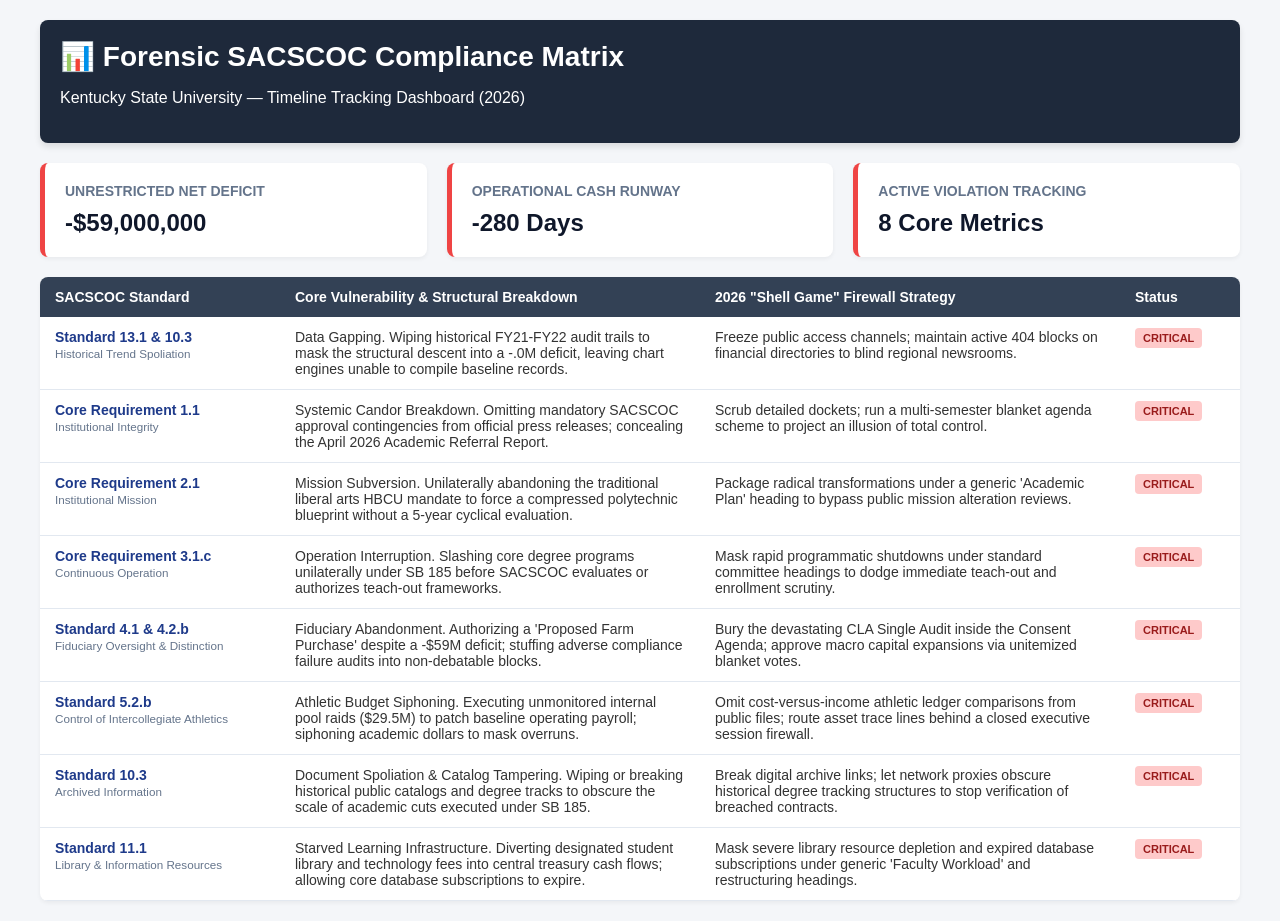
<file: dashboard.html>
<!DOCTYPE html>
<html lang="en">
<head>
    <meta charset="UTF-8">
    <meta name="viewport" content="width=device-width, initial-scale=1.0">
    <title>Forensic SACSCOC Compliance Matrix</title>
    <style>
        body { font-family: -apple-system, BlinkMacSystemFont, "Segoe UI", Roboto, Helvetica, Arial, sans-serif; background-color: #f4f6f9; color: #333; margin: 0; padding: 20px; }
        .container { max-width: 1200px; margin: 0 auto; }
        .header { background-color: #1e293b; color: #fff; padding: 20px; border-radius: 8px; margin-bottom: 20px; box-shadow: 0 4px 6px rgba(0,0,0,0.1); }
        .header h1 { margin: 0; font-size: 28px; }
        .stats-grid { display: grid; grid-template-columns: repeat(auto-fit, minmax(250px, 1fr)); gap: 20px; margin-bottom: 20px; }
        .stat-card { background: #fff; padding: 20px; border-radius: 8px; box-shadow: 0 2px 4px rgba(0,0,0,0.05); border-left: 5px solid #ef4444; }
        .stat-card h3 { margin: 0 0 10px 0; color: #64748b; font-size: 14px; text-transform: uppercase; }
        .stat-card p { margin: 0; font-size: 24px; font-weight: bold; color: #0f172a; }
        .matrix-table { width: 100%; border-collapse: collapse; background: #fff; border-radius: 8px; overflow: hidden; box-shadow: 0 2px 4px rgba(0,0,0,0.05); }
        .matrix-table th { background-color: #334155; color: #fff; text-align: left; padding: 12px 15px; font-size: 14px; }
        .matrix-table td { padding: 12px 15px; border-bottom: 1px solid #e2e8f0; font-size: 14px; vertical-align: top; }
        .matrix-table tr:hover { background-color: #f8fafc; }
        .badge { background-color: #fecaca; color: #991b1b; padding: 4px 8px; border-radius: 4px; font-weight: bold; font-size: 11px; }
        .code { font-weight: bold; color: #1e3a8a; }
    </style>
</head>
<body>
    <div class="container">
        <div class="header">
            <h1>📊 Forensic SACSCOC Compliance Matrix</h1>
            <p>Kentucky State University — Timeline Tracking Dashboard (2026)</p>
        </div>
        
        <div class="stats-grid">
            <div class="stat-card">
                <h3>Unrestricted Net Deficit</h3>
                <p>-$59,000,000</p>
            </div>
            <div class="stat-card">
                <h3>Operational Cash Runway</h3>
                <p>-280 Days</p>
            </div>
            <div class="stat-card">
                <h3>Active Violation Tracking</h3>
                <p>8 Core Metrics</p>
            </div>
        </div>

        <table class="matrix-table">
            <thead>
                <tr>
                    <th width="20%">SACSCOC Standard</th>
                    <th width="35%">Core Vulnerability & Structural Breakdown</th>
                    <th width="35%">2026 "Shell Game" Firewall Strategy</th>
                    <th width="10%">Status</th>
                </tr>
            </thead>
            <tbody>
                <tr>
                    <td><span class="code">Standard 13.1 & 10.3</span><br><small style="color:#64748b;">Historical Trend Spoliation</small></td>
                    <td>Data Gapping. Wiping historical FY21-FY22 audit trails to mask the structural descent into a -.0M deficit, leaving chart engines unable to compile baseline records.</td>
                    <td>Freeze public access channels; maintain active 404 blocks on financial directories to blind regional newsrooms.</td>
                    <td><span class="badge">CRITICAL</span></td>
                </tr>
                <tr>
                    <td><span class="code">Core Requirement 1.1</span><br><small style="color:#64748b;">Institutional Integrity</small></td>
                    <td>Systemic Candor Breakdown. Omitting mandatory SACSCOC approval contingencies from official press releases; concealing the April 2026 Academic Referral Report.</td>
                    <td>Scrub detailed dockets; run a multi-semester blanket agenda scheme to project an illusion of total control.</td>
                    <td><span class="badge">CRITICAL</span></td>
                </tr>
                <tr>
                    <td><span class="code">Core Requirement 2.1</span><br><small style="color:#64748b;">Institutional Mission</small></td>
                    <td>Mission Subversion. Unilaterally abandoning the traditional liberal arts HBCU mandate to force a compressed polytechnic blueprint without a 5-year cyclical evaluation.</td>
                    <td>Package radical transformations under a generic 'Academic Plan' heading to bypass public mission alteration reviews.</td>
                    <td><span class="badge">CRITICAL</span></td>
                </tr>
                <tr>
                    <td><span class="code">Core Requirement 3.1.c</span><br><small style="color:#64748b;">Continuous Operation</small></td>
                    <td>Operation Interruption. Slashing core degree programs unilaterally under SB 185 before SACSCOC evaluates or authorizes teach-out frameworks.</td>
                    <td>Mask rapid programmatic shutdowns under standard committee headings to dodge immediate teach-out and enrollment scrutiny.</td>
                    <td><span class="badge">CRITICAL</span></td>
                </tr>
                <tr>
                    <td><span class="code">Standard 4.1 & 4.2.b</span><br><small style="color:#64748b;">Fiduciary Oversight & Distinction</small></td>
                    <td>Fiduciary Abandonment. Authorizing a 'Proposed Farm Purchase' despite a -$59M deficit; stuffing adverse compliance failure audits into non-debatable blocks.</td>
                    <td>Bury the devastating CLA Single Audit inside the Consent Agenda; approve macro capital expansions via unitemized blanket votes.</td>
                    <td><span class="badge">CRITICAL</span></td>
                </tr>
                <tr>
                    <td><span class="code">Standard 5.2.b</span><br><small style="color:#64748b;">Control of Intercollegiate Athletics</small></td>
                    <td>Athletic Budget Siphoning. Executing unmonitored internal pool raids ($29.5M) to patch baseline operating payroll; siphoning academic dollars to mask overruns.</td>
                    <td>Omit cost-versus-income athletic ledger comparisons from public files; route asset trace lines behind a closed executive session firewall.</td>
                    <td><span class="badge">CRITICAL</span></td>
                </tr>
                <tr>
                    <td><span class="code">Standard 10.3</span><br><small style="color:#64748b;">Archived Information</small></td>
                    <td>Document Spoliation & Catalog Tampering. Wiping or breaking historical public catalogs and degree tracks to obscure the scale of academic cuts executed under SB 185.</td>
                    <td>Break digital archive links; let network proxies obscure historical degree tracking structures to stop verification of breached contracts.</td>
                    <td><span class="badge">CRITICAL</span></td>
                </tr>
                <tr>
                    <td><span class="code">Standard 11.1</span><br><small style="color:#64748b;">Library & Information Resources</small></td>
                    <td>Starved Learning Infrastructure. Diverting designated student library and technology fees into central treasury cash flows; allowing core database subscriptions to expire.</td>
                    <td>Mask severe library resource depletion and expired database subscriptions under generic 'Faculty Workload' and restructuring headings.</td>
                    <td><span class="badge">CRITICAL</span></td>
                </tr>
            </tbody>
        </table>
    </div>
</body>
</html>
</file>
